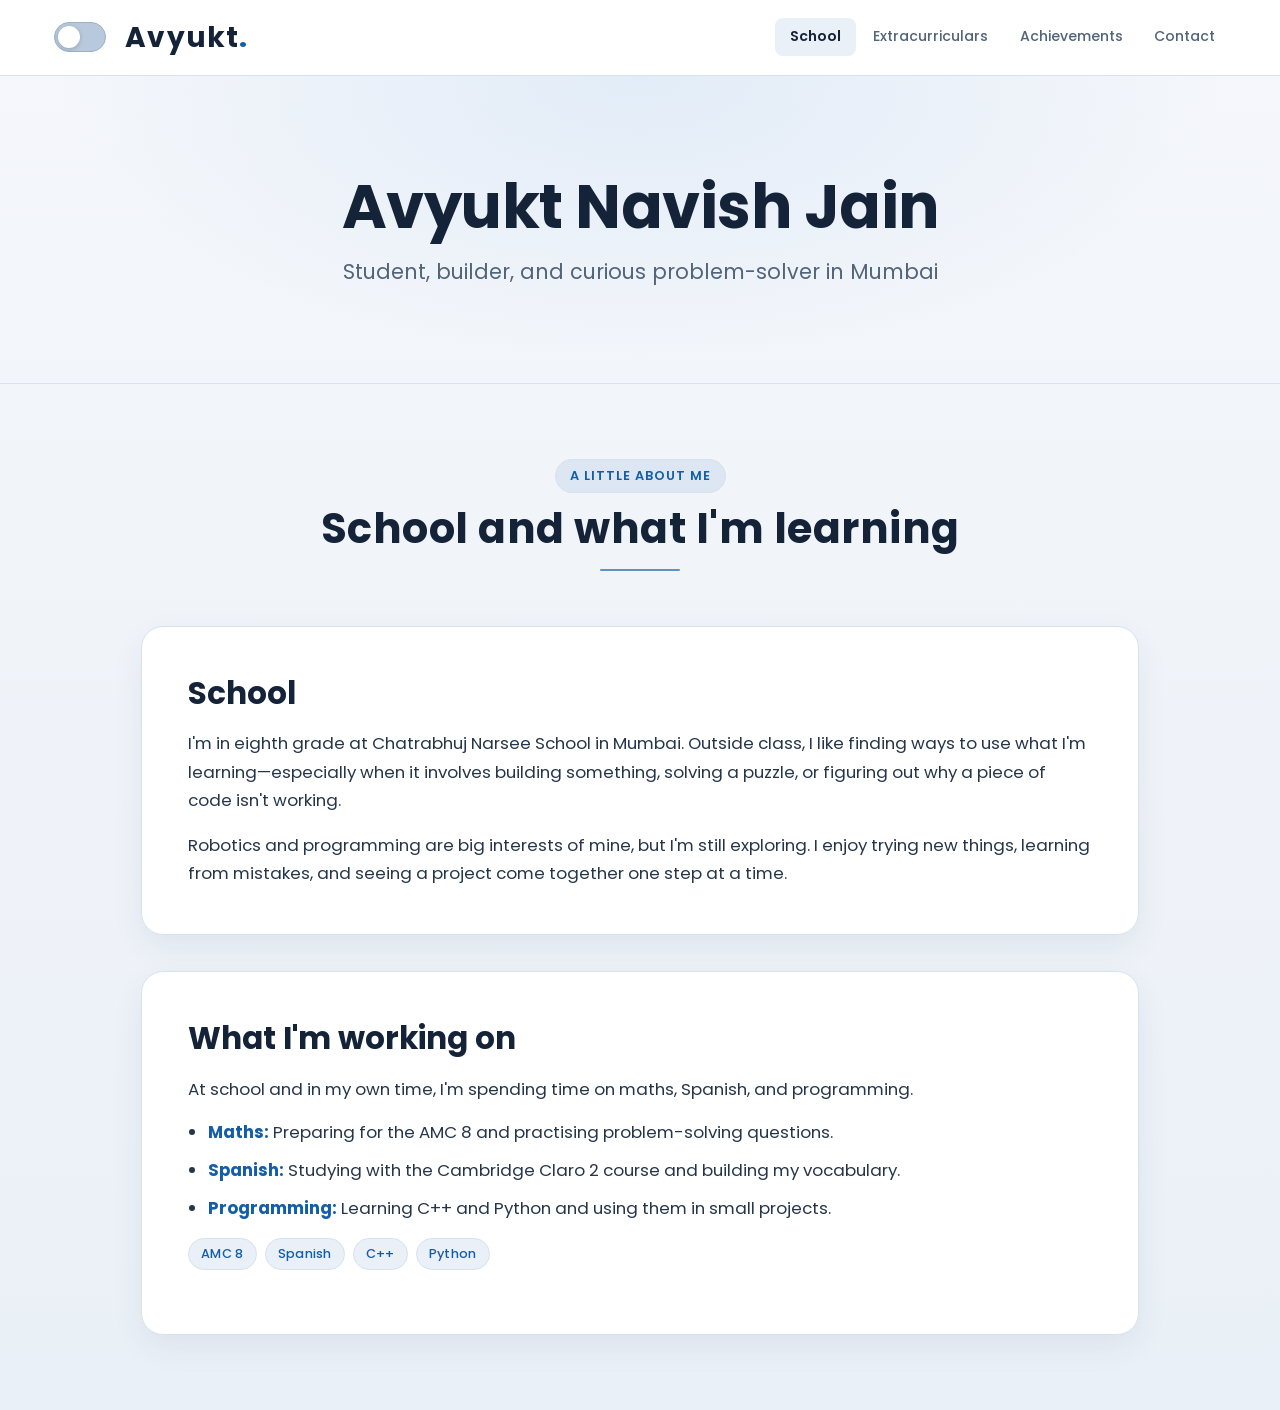
<file: index.html>
<!DOCTYPE html>
<html lang="en">
<head>
    <meta charset="UTF-8">
    <meta name="viewport" content="width=device-width, initial-scale=1.0">
    <meta name="description" content="Avyukt Navish Jain is an eighth-grade student in Mumbai interested in robotics, coding, mathematics, and swimming.">
    <title>Avyukt Navish Jain | Portfolio</title>
    <script src="theme.js"></script>
    <link rel="stylesheet" href="styles.css">
</head>
<body>
    <nav aria-label="Main navigation">
        <button class="theme-toggle" type="button" role="switch" aria-checked="false" aria-label="Dark mode"><span class="switch-track" aria-hidden="true"><span class="switch-thumb"></span></span></button>
        <a href="index.html" class="logo">Avyukt<span>.</span></a>
        <div class="nav-links">
            <a href="index.html" class="active" aria-current="page">School</a>
            <a href="extracurriculars.html">Extracurriculars</a>
            <a href="achievements.html">Achievements</a>
            <a href="contact.html">Contact</a>
        </div>
    </nav>

    <header class="hero">
        <h1>Avyukt Navish Jain</h1>
        <p>Student, builder, and curious problem-solver in Mumbai</p>
    </header>

    <main class="container">
        <div class="section-header">
            <span class="section-badge">A little about me</span>
            <h2 class="section-title">School and what I'm learning</h2>
        </div>

        <div class="full-width-grid">
            <section class="card">
                <h3>School</h3>
                <p>I'm in eighth grade at Chatrabhuj Narsee School in Mumbai. Outside class, I like finding ways to use what I'm learning—especially when it involves building something, solving a puzzle, or figuring out why a piece of code isn't working.</p>
                <p>Robotics and programming are big interests of mine, but I'm still exploring. I enjoy trying new things, learning from mistakes, and seeing a project come together one step at a time.</p>
            </section>

            <section class="card">
                <h3>What I'm working on</h3>
                <p>At school and in my own time, I'm spending time on maths, Spanish, and programming.</p>
                <ul>
                    <li><strong>Maths:</strong> Preparing for the AMC 8 and practising problem-solving questions.</li>
                    <li><strong>Spanish:</strong> Studying with the Cambridge Claro 2 course and building my vocabulary.</li>
                    <li><strong>Programming:</strong> Learning C++ and Python and using them in small projects.</li>
                </ul>

                <div class="tags-container">
                    <span class="tech-tag">AMC 8</span>
                    <span class="tech-tag">Spanish</span>
                    <span class="tech-tag">C++</span>
                    <span class="tech-tag">Python</span>
                </div>
            </section>
        </div>
    </main>
</body>
</html>
</file>
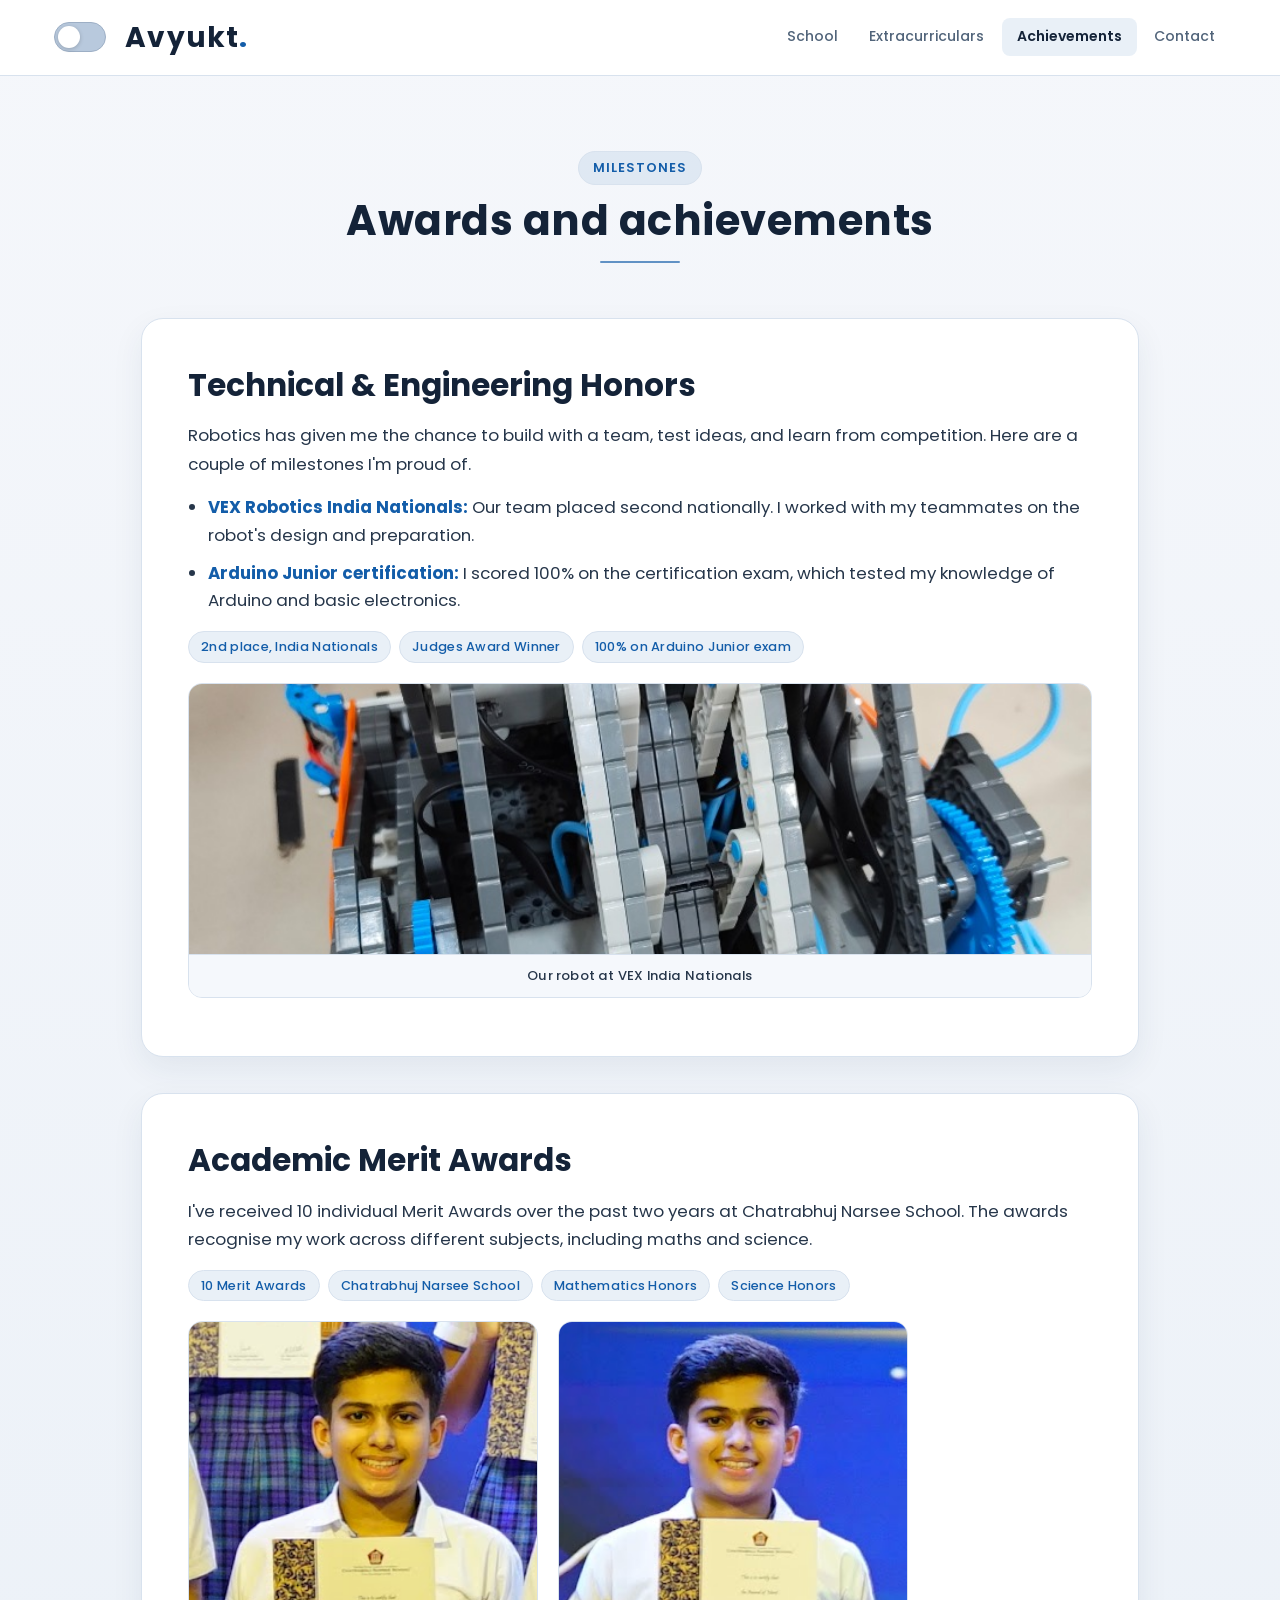
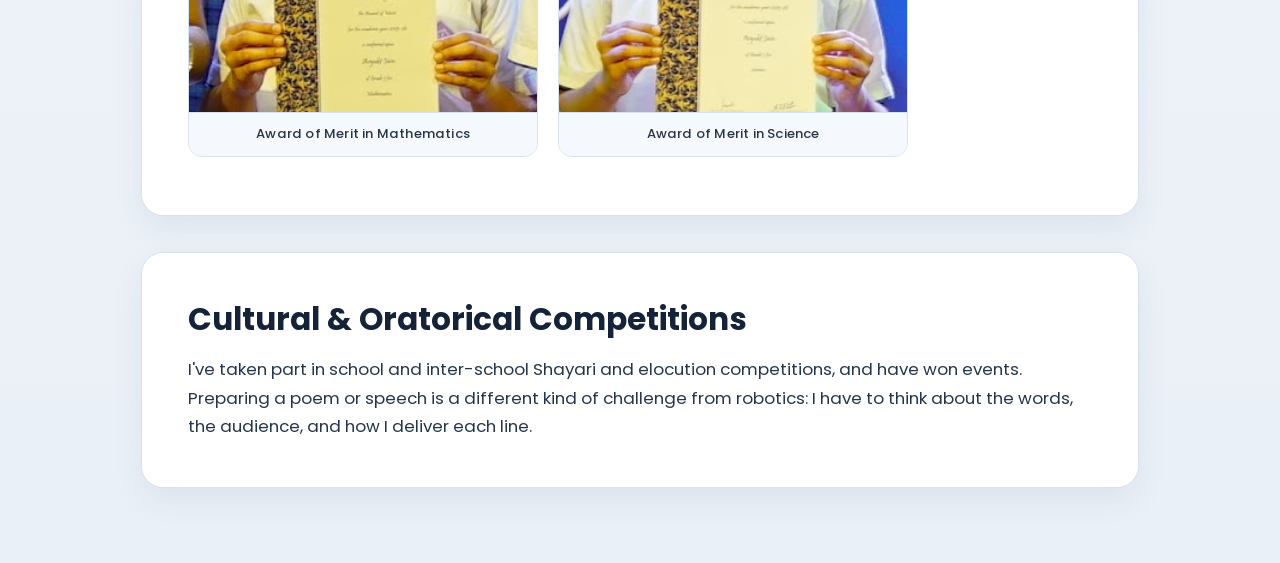
<file: achievements.html>
<!DOCTYPE html>
<html lang="en">
<head>
    <meta charset="UTF-8">
    <meta name="viewport" content="width=device-width, initial-scale=1.0">
    <meta name="description" content="A few of Avyukt Navish Jain's milestones in VEX robotics, Arduino, school, and public speaking.">
    <title>Achievements | Avyukt</title>
    <script src="theme.js"></script>
    <link rel="stylesheet" href="styles.css">
</head>
<body>
    <nav aria-label="Main navigation">
        <button class="theme-toggle" type="button" role="switch" aria-checked="false" aria-label="Dark mode"><span class="switch-track" aria-hidden="true"><span class="switch-thumb"></span></span></button>
        <a href="index.html" class="logo">Avyukt<span>.</span></a>
        <div class="nav-links">
            <a href="index.html">School</a>
            <a href="extracurriculars.html">Extracurriculars</a>
            <a href="achievements.html" class="active" aria-current="page">Achievements</a>
            <a href="contact.html">Contact</a>
        </div>
    </nav>

    <main class="container">
        <div class="section-header">
            <span class="section-badge">Milestones</span>
            <h2 class="section-title">Awards and achievements</h2>
        </div>

        <div class="full-width-grid">
            
            <div class="card">
                <h3>Technical & Engineering Honors</h3>
                <p>Robotics has given me the chance to build with a team, test ideas, and learn from competition. Here are a couple of milestones I'm proud of.</p>
                <ul>
                    <li><strong>VEX Robotics India Nationals:</strong> Our team placed second nationally. I worked with my teammates on the robot's design and preparation.</li>
                    <li><strong>Arduino Junior certification:</strong> I scored 100% on the certification exam, which tested my knowledge of Arduino and basic electronics.</li>
                </ul>

                <div class="tags-container">
                    <span class="tech-tag">2nd place, India Nationals</span>
                    <span class="tech-tag">Judges Award Winner</span>
                    <span class="tech-tag">100% on Arduino Junior exam</span>
                </div>

                <div class="project-gallery gallery-spaced">
                    <div class="gallery-item">
                        <div class="gallery-img-wrap">
                            <img src="vex-robot-full.jpg" alt="VEX Robotics India Nationals Competition Robot" class="gallery-img" loading="lazy">
                        </div>
                    <div class="gallery-caption">Our robot at VEX India Nationals</div>
                    </div>
                </div>
            </div>

            <div class="card">
                <h3>Academic Merit Awards</h3>
                <p>I've received 10 individual Merit Awards over the past two years at Chatrabhuj Narsee School. The awards recognise my work across different subjects, including maths and science.</p>

                <div class="tags-container">
                    <span class="tech-tag">10 Merit Awards</span>
                    <span class="tech-tag">Chatrabhuj Narsee School</span>
                    <span class="tech-tag">Mathematics Honors</span>
                    <span class="tech-tag">Science Honors</span>
                </div>

                <div class="project-gallery gallery-spaced gallery-narrow">
                    <div class="gallery-item">
                        <div class="gallery-img-wrap portrait-wrap">
                            <img src="merit-award.png" alt="Avyukt receiving the Academic Award of Merit in Mathematics" class="gallery-img" loading="lazy">
                        </div>
                    <div class="gallery-caption">Award of Merit in Mathematics</div>
                    </div>
                    <div class="gallery-item">
                        <div class="gallery-img-wrap portrait-wrap">
                            <img src="merit-award-science.png" alt="Avyukt receiving the Academic Award of Merit in Science" class="gallery-img" loading="lazy">
                        </div>
                    <div class="gallery-caption">Award of Merit in Science</div>
                    </div>
                </div>
            </div>
            
            <div class="card">
                <h3>Cultural & Oratorical Competitions</h3>
                <p>I've taken part in school and inter-school Shayari and elocution competitions, and have won events. Preparing a poem or speech is a different kind of challenge from robotics: I have to think about the words, the audience, and how I deliver each line.</p>
            </div>

        </div>
    </main>
</body>
</html>
</file>
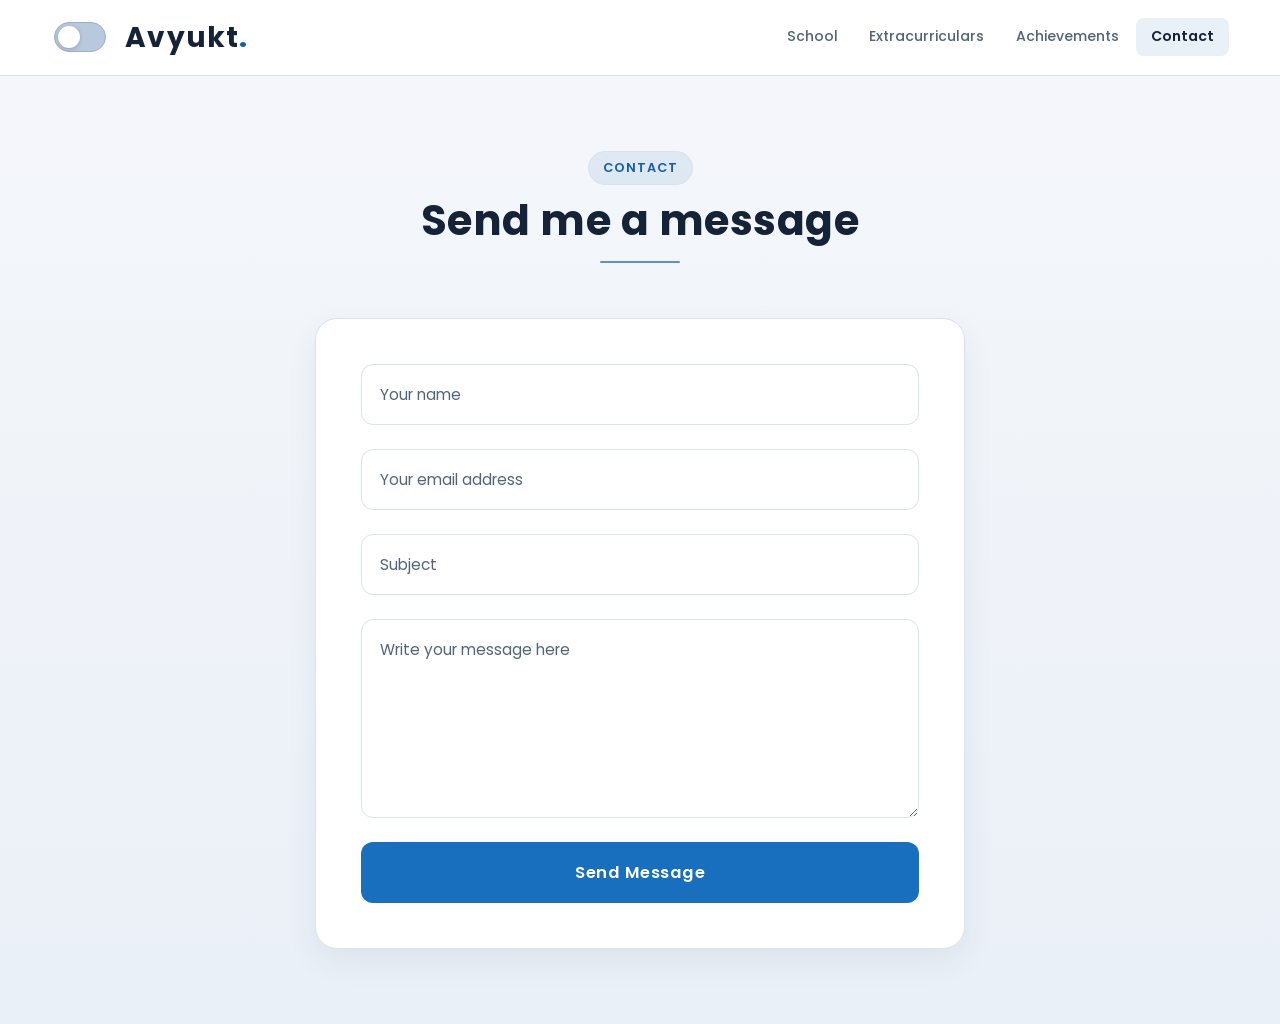
<file: contact.html>
<!DOCTYPE html>
<html lang="en">
<head>
    <meta charset="UTF-8">
    <meta name="viewport" content="width=device-width, initial-scale=1.0">
    <meta name="description" content="Get in touch with Avyukt Navish Jain.">
    <title>Contact | Avyukt</title>
    <script src="theme.js"></script>
    <link rel="stylesheet" href="styles.css">
</head>
<body>
    <nav aria-label="Main navigation">
        <button class="theme-toggle" type="button" role="switch" aria-checked="false" aria-label="Dark mode"><span class="switch-track" aria-hidden="true"><span class="switch-thumb"></span></span></button>
        <a href="index.html" class="logo">Avyukt<span>.</span></a>
        <div class="nav-links">
            <a href="index.html">School</a>
            <a href="extracurriculars.html">Extracurriculars</a>
            <a href="achievements.html">Achievements</a>
            <a href="contact.html" class="active" aria-current="page">Contact</a>
        </div>
    </nav>

    <main class="container">
        <div class="section-header">
            <span class="section-badge">Contact</span>
            <h2 class="section-title">Send me a message</h2>
        </div>
        
        <form id="contact-form" action="https://formspree.io/f/mdeoqjyg" method="POST">

            <label class="visually-hidden" for="name">Your name</label>
            <input id="name" type="text" name="name" placeholder="Your name" autocomplete="name" required>
            <label class="visually-hidden" for="email">Your email address</label>
            <input id="email" type="email" name="email" placeholder="Your email address" autocomplete="email" required>
            <label class="visually-hidden" for="subject">Subject</label>
            <input id="subject" type="text" name="subject" placeholder="Subject" required>
            <label class="visually-hidden" for="message">Your message</label>
            <textarea id="message" name="message" rows="7" placeholder="Write your message here" required></textarea>

            <button type="submit" id="submit-button">Send Message</button>
            <p id="form-status" role="status" aria-live="polite" hidden></p>
        </form>
    </main>

    <script>
        const form = document.getElementById('contact-form');
        const button = document.getElementById('submit-button');
        const status = document.getElementById('form-status');

        form.addEventListener('submit', async function(e) {
            e.preventDefault();
            status.hidden = true;
            button.textContent = 'Sending...';
            button.disabled = true;

            const data = new FormData(form);

            try {
                const response = await fetch(form.action, {
                    method: form.method,
                    body: data,
                    headers: {
                        'Accept': 'application/json'
                    }
                });

                if (response.ok) {
                    window.location.href = 'success.html';
                } else {
                    throw new Error('The form service returned an error.');
                }
            } catch (error) {
                status.textContent = 'Your message could not be sent. Please check your connection and try again.';
                status.hidden = false;
                button.textContent = 'Send Message';
                button.disabled = false;
            }
        });
    </script>
</body>
</html>
</file>
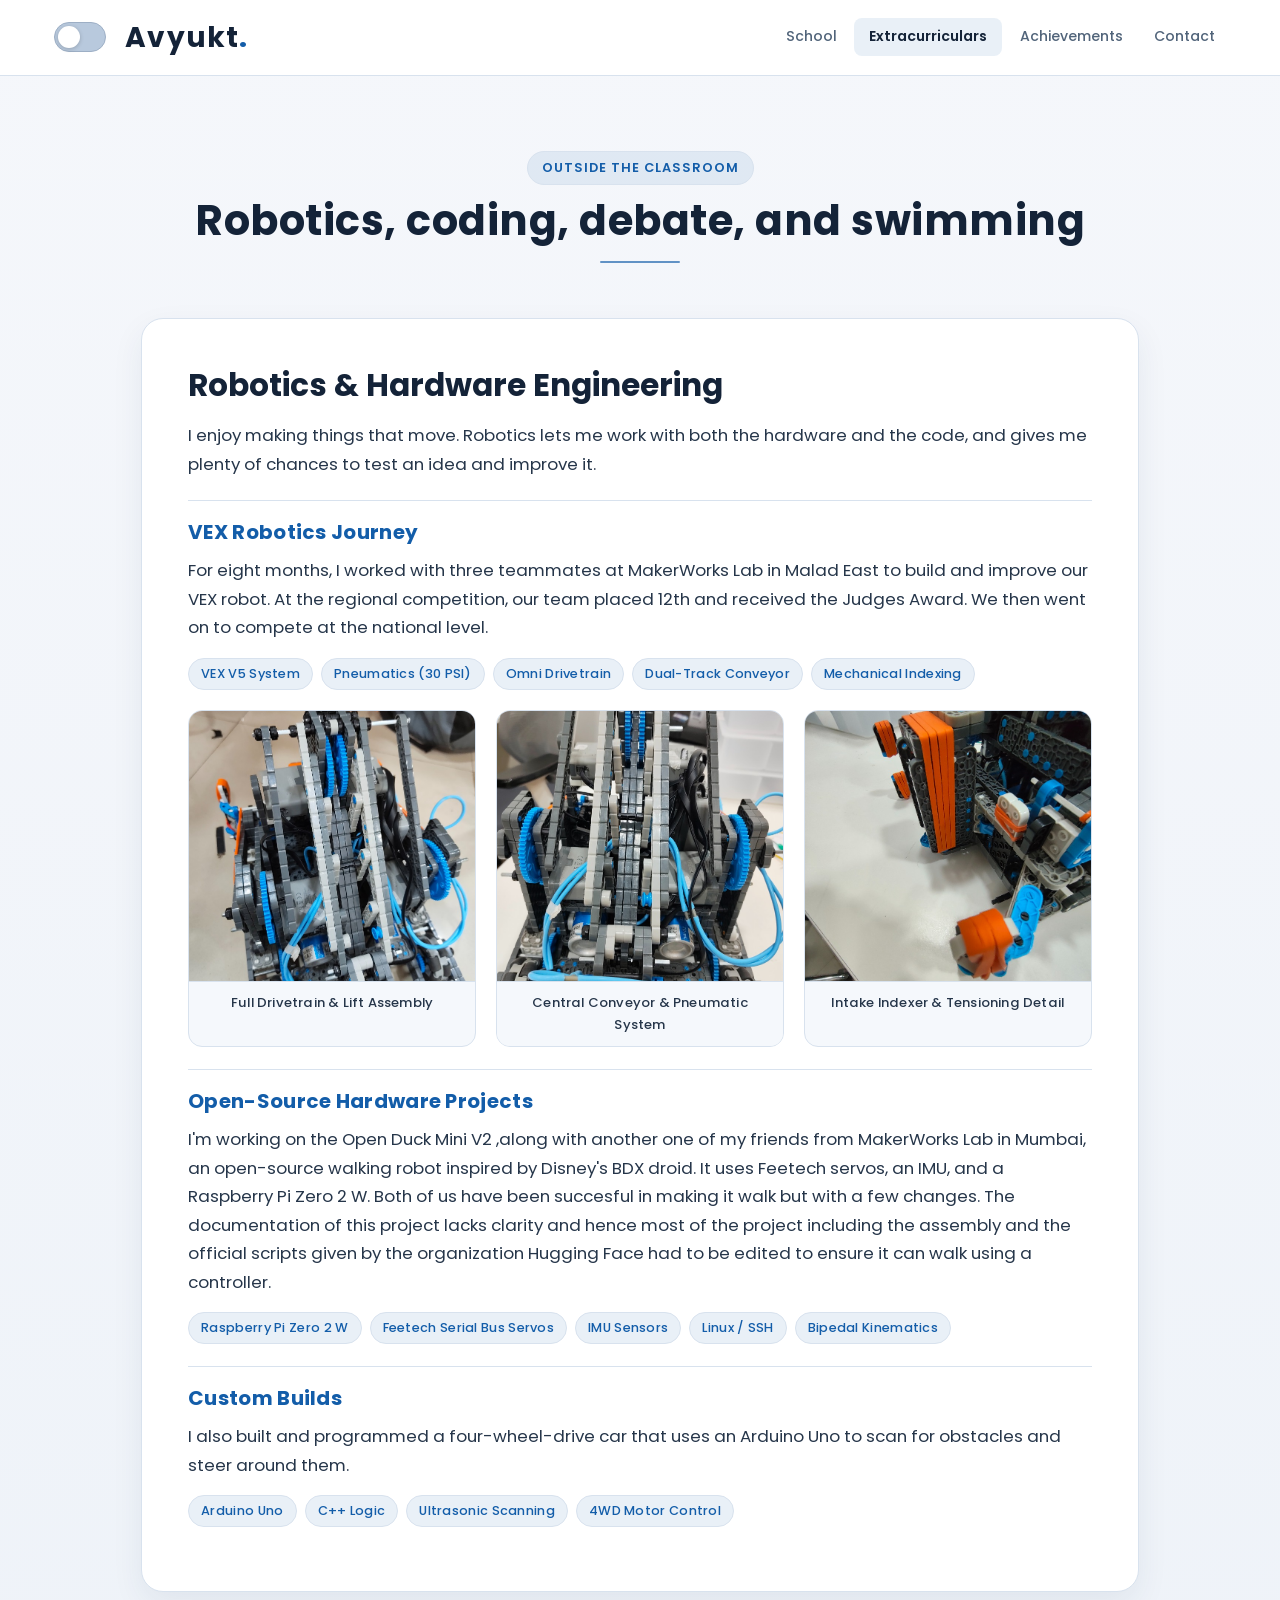
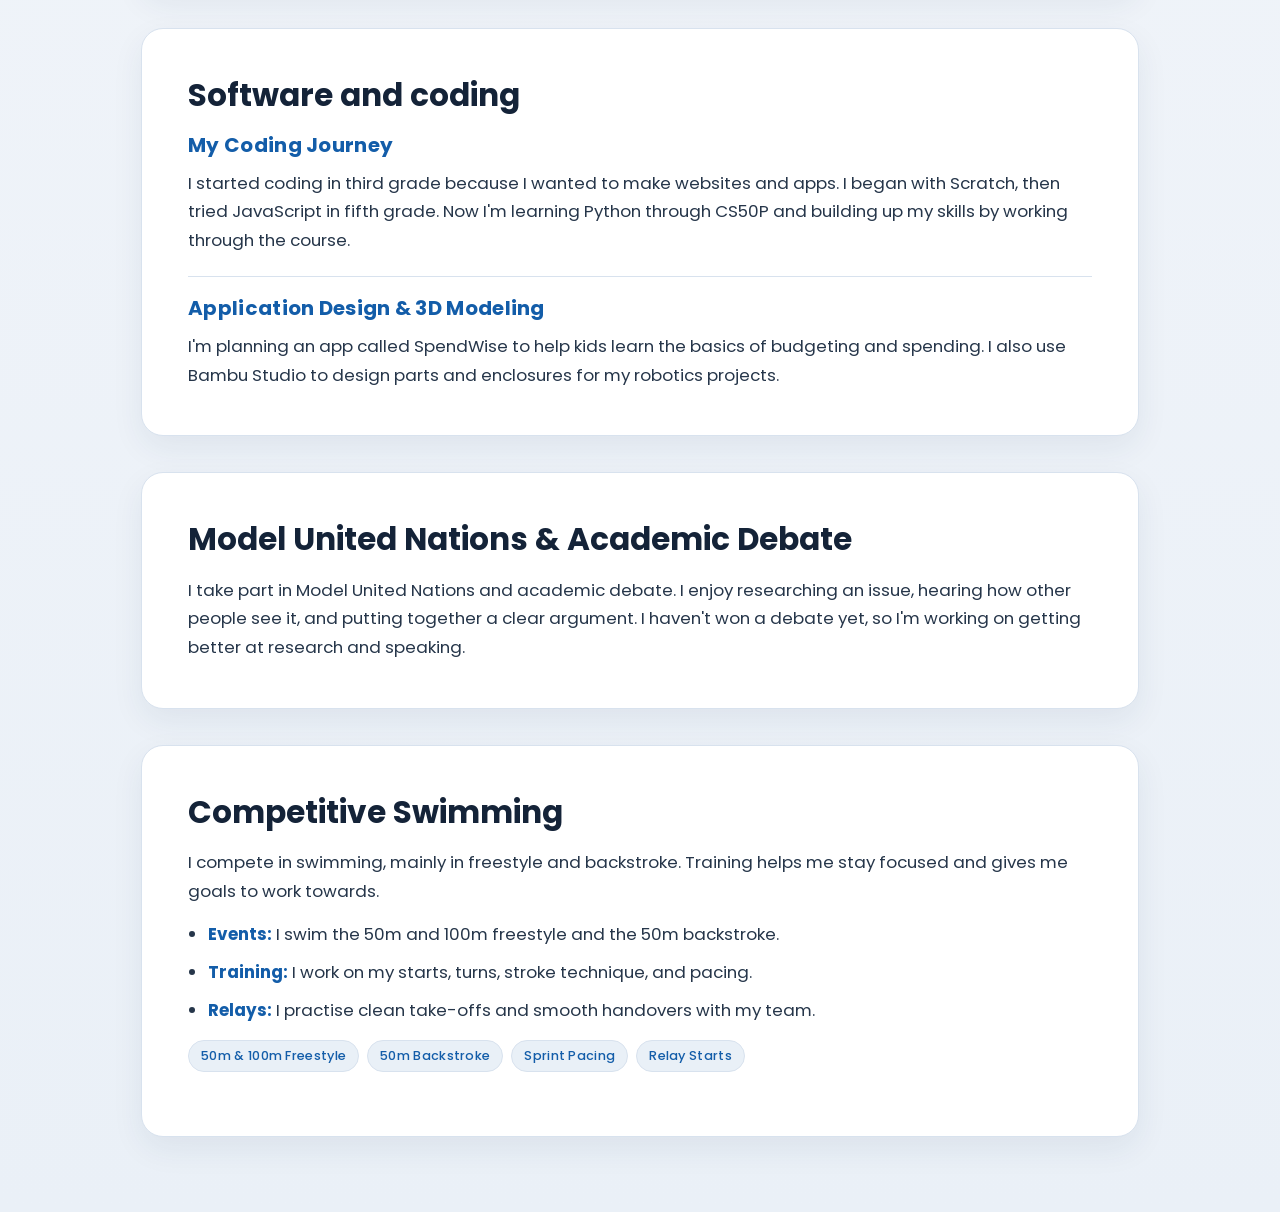
<file: extracurriculars.html>
<!DOCTYPE html>
<html lang="en">
<head>
    <meta charset="UTF-8">
    <meta name="viewport" content="width=device-width, initial-scale=1.0">
    <meta name="description" content="Avyukt's projects and interests include VEX robotics, coding, Model United Nations, debate, and swimming.">
    <title>Extracurriculars | Avyukt</title>
    <script src="theme.js"></script>
    <link rel="stylesheet" href="styles.css">
</head>
<body>
    <nav aria-label="Main navigation">
        <button class="theme-toggle" type="button" role="switch" aria-checked="false" aria-label="Dark mode"><span class="switch-track" aria-hidden="true"><span class="switch-thumb"></span></span></button>
        <a href="index.html" class="logo">Avyukt<span>.</span></a>
        <div class="nav-links">
            <a href="index.html">School</a>
            <a href="extracurriculars.html" class="active" aria-current="page">Extracurriculars</a>
            <a href="achievements.html">Achievements</a>
            <a href="contact.html">Contact</a>
        </div>
    </nav>

    <main class="container">
        <div class="section-header">
            <span class="section-badge">Outside the classroom</span>
            <h2 class="section-title">Robotics, coding, debate, and swimming</h2>
        </div>

        <div class="full-width-grid">
            
            <!-- ROBOTICS & HARDWARE CARD -->
            <div class="card">
                <h3>Robotics & Hardware Engineering</h3>
                <p>I enjoy making things that move. Robotics lets me work with both the hardware and the code, and gives me plenty of chances to test an idea and improve it.</p>
                
                <div class="sub-section">
                    <h4>VEX Robotics Journey</h4>
                    <p>For eight months, I worked with three teammates at MakerWorks Lab in Malad East to build and improve our VEX robot. At the regional competition, our team placed 12th and received the Judges Award. We then went on to compete at the national level.</p>
                    
                    <div class="tags-container">
                        <span class="tech-tag">VEX V5 System</span>
                        <span class="tech-tag">Pneumatics (30 PSI)</span>
                        <span class="tech-tag">Omni Drivetrain</span>
                        <span class="tech-tag">Dual-Track Conveyor</span>
                        <span class="tech-tag">Mechanical Indexing</span>
                    </div>

                    <div class="project-gallery">
                        <div class="gallery-item">
                            <div class="gallery-img-wrap">
                                <img src="vex-robot-full.jpg" alt="VEX Robot full view showing drive base and lift mechanism" class="gallery-img" loading="lazy">
                            </div>
                            <div class="gallery-caption">Full Drivetrain & Lift Assembly</div>
                        </div>
                        <div class="gallery-item">
                            <div class="gallery-img-wrap">
                                <img src="vex-conveyor-pneumatics.jpg" alt="VEX Robot central conveyor and pneumatic tanks" class="gallery-img" loading="lazy">
                            </div>
                            <div class="gallery-caption">Central Conveyor & Pneumatic System</div>
                        </div>
                        <div class="gallery-item">
                            <div class="gallery-img-wrap">
                                <img src="vex-mechanism-detail.jpg" alt="VEX Robot close up on tensioner and intake indexing mechanism" class="gallery-img" loading="lazy">
                            </div>
                            <div class="gallery-caption">Intake Indexer & Tensioning Detail</div>
                        </div>
                    </div>
                </div>

                <div class="sub-section">
                    <h4>Open-Source Hardware Projects</h4>
                    <p>I'm working on the Open Duck Mini V2 ,along with another one of my friends from MakerWorks Lab in Mumbai, an open-source walking robot inspired by Disney's BDX droid. It uses Feetech servos, an IMU, and a Raspberry Pi Zero 2 W. Both of us have been succesful in making it walk but with a few changes. The documentation of this project lacks clarity and hence most of the project including the assembly and the official scripts given by the organization Hugging Face had to be edited to ensure it can walk using a controller.</p>
                    
                    <div class="tags-container">
                        <span class="tech-tag">Raspberry Pi Zero 2 W</span>
                        <span class="tech-tag">Feetech Serial Bus Servos</span>
                        <span class="tech-tag">IMU Sensors</span>
                        <span class="tech-tag">Linux / SSH</span>
                        <span class="tech-tag">Bipedal Kinematics</span>
                    </div>
                </div>

                <div class="sub-section">
                    <h4>Custom Builds</h4>
                    <p>I also built and programmed a four-wheel-drive car that uses an Arduino Uno to scan for obstacles and steer around them.</p>
                    
                    <div class="tags-container">
                        <span class="tech-tag">Arduino Uno</span>
                        <span class="tech-tag">C++ Logic</span>
                        <span class="tech-tag">Ultrasonic Scanning</span>
                        <span class="tech-tag">4WD Motor Control</span>
                    </div>
                </div>
            </div>

            <!-- SOFTWARE & CODING CARD -->
            <div class="card">
                <h3>Software and coding</h3>
                
                <div class="sub-section sub-section-first">
                    <h4>My Coding Journey</h4>
                    <p>I started coding in third grade because I wanted to make websites and apps. I began with Scratch, then tried JavaScript in fifth grade. Now I'm learning Python through CS50P and building up my skills by working through the course.</p>
                </div>

                <div class="sub-section">
                    <h4>Application Design & 3D Modeling</h4>
                    <p>I'm planning an app called SpendWise to help kids learn the basics of budgeting and spending. I also use Bambu Studio to design parts and enclosures for my robotics projects.</p>
                </div>
            </div>

            <!-- MUN & DEBATE CARD -->
            <div class="card">
                <h3>Model United Nations & Academic Debate</h3>
                <p>I take part in Model United Nations and academic debate. I enjoy researching an issue, hearing how other people see it, and putting together a clear argument. I haven't won a debate yet, so I'm working on getting better at research and speaking.</p>
            </div>

            <!-- SWIMMING CARD -->
            <div class="card">
                <h3>Competitive Swimming</h3>
                <p>I compete in swimming, mainly in freestyle and backstroke. Training helps me stay focused and gives me goals to work towards.</p>
                <ul>
                    <li><strong>Events:</strong> I swim the 50m and 100m freestyle and the 50m backstroke.</li>
                    <li><strong>Training:</strong> I work on my starts, turns, stroke technique, and pacing.</li>
                    <li><strong>Relays:</strong> I practise clean take-offs and smooth handovers with my team.</li>
                </ul>

                <div class="tags-container">
                    <span class="tech-tag">50m & 100m Freestyle</span>
                    <span class="tech-tag">50m Backstroke</span>
                    <span class="tech-tag">Sprint Pacing</span>
                    <span class="tech-tag">Relay Starts</span>
                </div>
            </div>

        </div>
    </main>
</body>
</html>
</file>
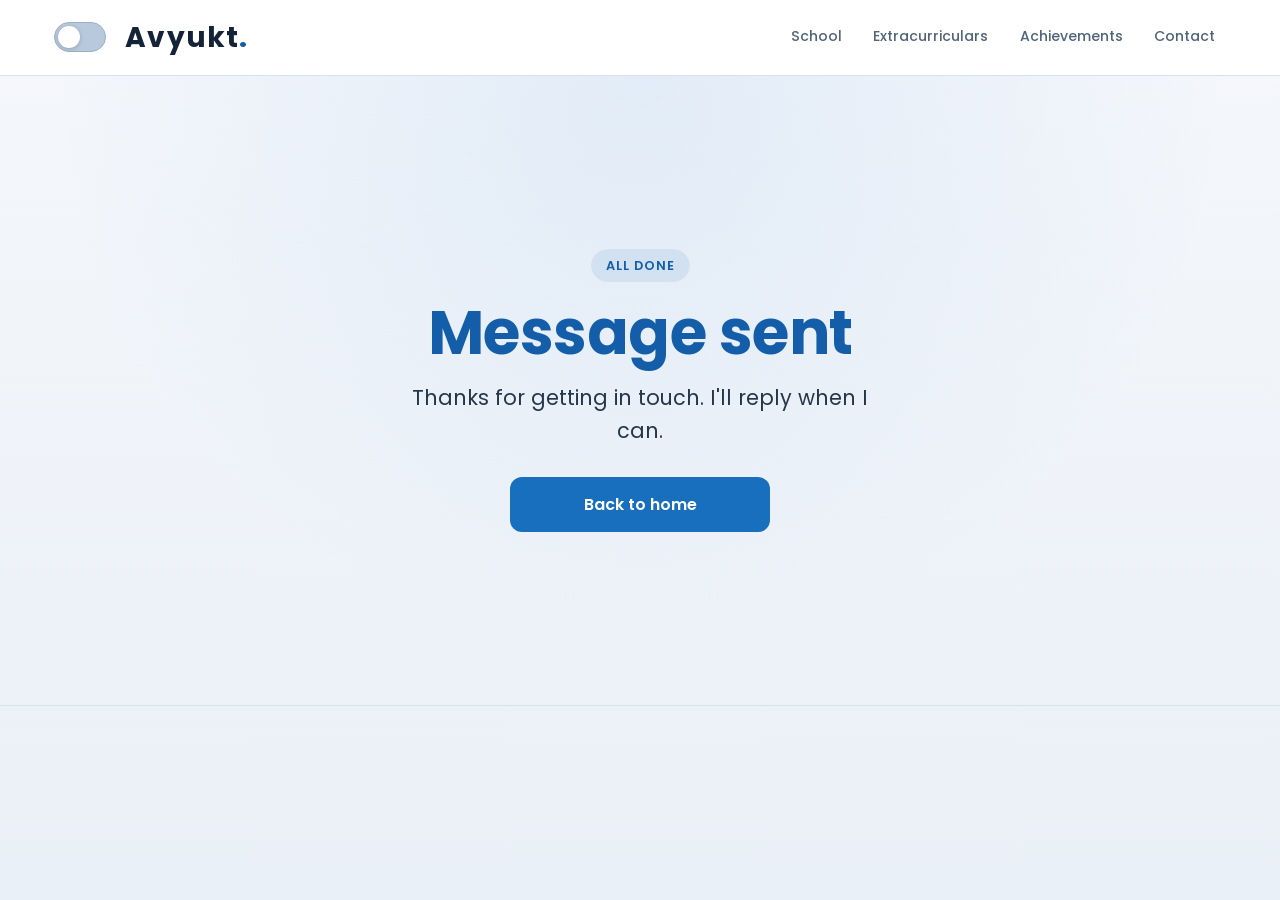
<file: success.html>
<!DOCTYPE html>
<html lang="en">
<head>
    <meta charset="UTF-8">
    <meta name="viewport" content="width=device-width, initial-scale=1.0">
    <meta name="description" content="Your message to Avyukt has been sent.">
    <title>Message Sent | Avyukt</title>
    <script src="theme.js"></script>
    <link rel="stylesheet" href="styles.css">
</head>
<body>
    <nav aria-label="Main navigation">
        <button class="theme-toggle" type="button" role="switch" aria-checked="false" aria-label="Dark mode"><span class="switch-track" aria-hidden="true"><span class="switch-thumb"></span></span></button>
        <a href="index.html" class="logo">Avyukt<span>.</span></a>
        <div class="nav-links">
            <a href="index.html">School</a>
            <a href="extracurriculars.html">Extracurriculars</a>
            <a href="achievements.html">Achievements</a>
            <a href="contact.html">Contact</a>
        </div>
    </nav>

    <main class="hero success-hero">
        <span class="section-badge">All done</span>
        <h1>Message sent</h1>
        <p>
            Thanks for getting in touch. I'll reply when I can.
        </p>
        <a href="index.html" class="button-link">Back to home</a>
    </main>
</body>
</html>
</file>
<file: styles.css>
@import url('https://fonts.googleapis.com/css2?family=Poppins:wght@300;400;500;600;700&display=swap');

:root {
    --bg-start: #111C2B;   
    --bg-end: #070B10;      
    --card-bg: rgba(18, 28, 43, 0.72); 
    --text-white: #FFFFFF;       
    --text-offwhite: #E2E8F0;    
    --text-muted: #94A3B8;

    --blue-vibrant: #4DB8FF;     
    --blue-primary: #2A75D3;     
    --accent-red: #E63946;       
}

* {
    margin: 0;
    padding: 0;
    box-sizing: border-box;
    font-family: 'Poppins', sans-serif;
}

html {
    scroll-behavior: smooth;
}

body {
    background: linear-gradient(180deg, var(--bg-start) 0%, var(--bg-end) 100%);
    background-attachment: fixed; 
    background-repeat: no-repeat;
    min-height: 100vh;
    color: var(--text-offwhite);
    line-height: 1.7;
    overflow-x: hidden;
    -webkit-font-smoothing: antialiased;
}

/* =========================================
   NAVIGATION BAR
   ========================================= */
nav {
    background-color: rgba(11, 17, 26, 0.88); 
    padding: 0.85rem clamp(14px, 4vw, 5%);
    display: flex;
    justify-content: space-between;
    align-items: center;
    box-shadow: 0 4px 20px rgba(0, 0, 0, 0.45);
    position: sticky;
    top: 0;
    z-index: 100;
    backdrop-filter: blur(16px);
    -webkit-backdrop-filter: blur(16px);
    border-bottom: 1px solid rgba(255, 255, 255, 0.07);
}

.logo {
    font-size: clamp(1.35rem, 2.2vw, 1.75rem);
    font-weight: 700;
    color: var(--text-white);
    text-decoration: none;
    letter-spacing: 1.2px;
    flex-shrink: 0;
}

.logo span {
    color: var(--accent-red);
}

.nav-links {
    display: flex;
    align-items: center;
    gap: clamp(8px, 2vw, 1.8rem);
}

.nav-links a {
    text-decoration: none;
    color: var(--text-offwhite);
    font-weight: 500;
    transition: all 0.25s ease;
    padding: 6px 14px;
    border-radius: 8px;
    font-size: clamp(0.86rem, 1.1vw, 0.98rem);
    white-space: nowrap;
    position: relative;
}

.nav-links a:hover {
    color: var(--blue-vibrant);
    background: rgba(77, 184, 255, 0.08);
}

.nav-links a.active {
    color: var(--text-white);
    font-weight: 600;
    background: rgba(42, 117, 211, 0.28);
    border: 1px solid rgba(77, 184, 255, 0.35);
}

/* =========================================
   HERO SECTION
   ========================================= */
.hero {
    background: radial-gradient(circle at 50% 25%, rgba(42, 117, 211, 0.28) 0%, rgba(11, 17, 26, 0.8) 75%);
    color: var(--text-white);
    padding: clamp(45px, 8vw, 95px) clamp(16px, 4vw, 5%);
    text-align: center;
    position: relative;
    border-bottom: 1px solid rgba(77, 184, 255, 0.2);
}

.hero h1 {
    font-size: clamp(2rem, 5.5vw + 0.3rem, 3.8rem);
    margin-bottom: 12px;
    font-weight: 700;
    letter-spacing: -0.5px;
    line-height: 1.2;
    text-shadow: 0 2px 20px rgba(0, 0, 0, 0.6);
}

.hero p {
    font-size: clamp(1rem, 1.6vw + 0.3rem, 1.3rem);
    font-weight: 400;
    max-width: 780px;
    margin: 0 auto;
    color: var(--blue-vibrant);
    line-height: 1.55;
    text-shadow: 0 1px 8px rgba(0, 0, 0, 0.8);
}

/* =========================================
   CONTAINER & SECTION HEADERS
   ========================================= */
.container {
    padding: clamp(32px, 6vw, 75px) clamp(14px, 4vw, 5%);
    max-width: 1100px;
    margin: 0 auto;
}

.section-header {
    text-align: center;
    margin-bottom: clamp(28px, 5vw, 55px);
}

.section-badge {
    display: inline-block;
    padding: 5px 14px;
    background: rgba(77, 184, 255, 0.1);
    color: var(--blue-vibrant);
    border: 1px solid rgba(77, 184, 255, 0.28);
    border-radius: 20px;
    font-size: 0.8rem;
    font-weight: 600;
    letter-spacing: 1px;
    text-transform: uppercase;
    margin-bottom: 10px;
}

.section-title {
    font-size: clamp(1.6rem, 3.2vw + 0.3rem, 2.6rem);
    color: var(--text-white);
    text-align: center;
    position: relative;
    letter-spacing: 0.5px;
    line-height: 1.25;
    text-shadow: 0 2px 10px rgba(0, 0, 0, 0.4);
}

.section-title::after {
    content: '';
    display: block;
    width: clamp(50px, 8vw, 80px);
    height: 3px;
    background: linear-gradient(90deg, var(--blue-primary), var(--blue-vibrant));
    margin: 14px auto 0;
    border-radius: 2px;
}

/* =========================================
   CARDS & CONTENT SURFACES
   ========================================= */
.full-width-grid {
    display: flex;
    flex-direction: column;
    gap: clamp(20px, 3.5vw, 36px);
}

.card {
    background: linear-gradient(145deg, var(--card-bg) 0%, rgba(10, 16, 25, 0.88) 100%);
    padding: clamp(22px, 4vw + 6px, 46px);
    border-radius: clamp(16px, 2.5vw, 22px);
    box-shadow: 0 12px 35px rgba(0, 0, 0, 0.4);
    border: 1px solid rgba(255, 255, 255, 0.08);
    position: relative;
    transition: transform 0.3s ease, border-color 0.3s ease, box-shadow 0.3s ease;
    backdrop-filter: blur(12px);
    -webkit-backdrop-filter: blur(12px);
    overflow: hidden;
}

.card::before {
    content: '';
    position: absolute;
    top: 0;
    left: 0;
    right: 0;
    height: 2px;
    background: linear-gradient(90deg, transparent, rgba(77, 184, 255, 0.45), transparent);
}

.card:hover {
    transform: translateY(-3px);
    border-color: rgba(77, 184, 255, 0.35);
    box-shadow: 0 16px 45px rgba(0, 0, 0, 0.5);
}

.card h3 {
    font-size: clamp(1.3rem, 2.2vw + 0.3rem, 1.95rem);
    margin-bottom: 16px;
    color: var(--text-white);
    line-height: 1.3;
}

.card p {
    font-size: clamp(0.95rem, 0.4vw + 0.82rem, 1.05rem);
    margin-bottom: 16px;
    line-height: 1.7;
    color: var(--text-offwhite);
}

.card p:last-child {
    margin-bottom: 0;
}

.card ul {
    margin-left: 20px;
    margin-bottom: 16px;
    font-size: clamp(0.95rem, 0.4vw + 0.82rem, 1.05rem);
}

.card li {
    margin-bottom: 10px;
    line-height: 1.65;
}

.card li strong {
    color: var(--blue-vibrant);
}

.sub-section {
    margin-top: 22px;
    padding-top: 18px;
    border-top: 1px solid rgba(255, 255, 255, 0.08);
}

.sub-section-first {
    margin-top: 0;
    padding-top: 0;
    border-top: 0;
}

.sub-section h4 {
    color: var(--blue-vibrant);
    font-size: clamp(1.05rem, 1.4vw + 0.2rem, 1.25rem);
    margin-bottom: 10px;
    letter-spacing: 0.3px;
    line-height: 1.35;
}

/* =========================================
   TAGS & BADGES
   ========================================= */
.tags-container {
    display: flex;
    flex-wrap: wrap;
    gap: 8px;
    margin: 14px 0 18px 0;
}

.tech-tag {
    display: inline-flex;
    align-items: center;
    padding: 4px 12px;
    background: rgba(42, 117, 211, 0.18);
    color: var(--blue-vibrant);
    border: 1px solid rgba(77, 184, 255, 0.28);
    border-radius: 20px;
    font-size: clamp(0.78rem, 1vw, 0.85rem);
    font-weight: 500;
    letter-spacing: 0.3px;
}

/* =========================================
   IMAGE GALLERIES
   ========================================= */
.project-gallery {
    display: grid;
    grid-template-columns: repeat(auto-fit, minmax(clamp(200px, 26vw, 280px), 1fr));
    gap: clamp(14px, 2.2vw, 20px);
    margin: 20px 0 12px 0;
}

.gallery-spaced {
    margin-top: 20px;
}

.gallery-narrow {
    max-width: 720px;
}

.gallery-item {
    position: relative;
    border-radius: 14px;
    overflow: hidden;
    background: rgba(10, 16, 25, 0.8);
    border: 1px solid rgba(77, 184, 255, 0.22);
    box-shadow: 0 8px 22px rgba(0, 0, 0, 0.4);
    transition: transform 0.3s ease, border-color 0.3s ease, box-shadow 0.3s ease;
}

.gallery-item:hover {
    transform: translateY(-3px);
    border-color: var(--blue-vibrant);
    box-shadow: 0 12px 30px rgba(77, 184, 255, 0.2);
}

.gallery-img-wrap {
    width: 100%;
    height: clamp(210px, 26vw, 270px);
    overflow: hidden;
    display: flex;
    align-items: center;
    justify-content: center;
    background: #070B10;
}

.gallery-img-wrap.portrait-wrap {
    height: clamp(310px, 40vw, 390px);
}

.gallery-img {
    width: 100%;
    height: 100%;
    object-fit: cover;
    object-position: center;
    transition: transform 0.4s ease;
    display: block;
}

.gallery-img-wrap.portrait-wrap .gallery-img {
    object-position: top center;
}

.gallery-item:hover .gallery-img {
    transform: scale(1.04);
}

.gallery-caption {
    padding: 10px 14px;
    background: rgba(15, 23, 36, 0.95);
    border-top: 1px solid rgba(255, 255, 255, 0.08);
    font-size: clamp(0.82rem, 1vw, 0.9rem);
    color: var(--text-white);
    font-weight: 500;
    text-align: center;
    letter-spacing: 0.2px;
}

/* =========================================
   FORMS
   ========================================= */
form {
    display: flex;
    flex-direction: column;
    gap: clamp(16px, 2.5vw, 24px);
    max-width: 650px;
    margin: 0 auto;
    background: linear-gradient(145deg, var(--card-bg) 0%, rgba(10, 16, 25, 0.88) 100%);
    padding: clamp(22px, 4.5vw, 45px);
    border-radius: clamp(16px, 2.5vw, 22px);
    border: 1px solid rgba(255, 255, 255, 0.08);
    box-shadow: 0 12px 35px rgba(0, 0, 0, 0.4);
    backdrop-filter: blur(12px);
    -webkit-backdrop-filter: blur(12px);
}

input, textarea {
    padding: clamp(14px, 2vw, 18px);
    border: 1px solid rgba(255, 255, 255, 0.1);
    border-radius: 12px;
    font-size: clamp(0.95rem, 1.2vw, 1.05rem);
    background: rgba(0, 0, 0, 0.35);
    color: var(--text-white);
    transition: all 0.25s ease;
    width: 100%;
}

input:focus, textarea:focus {
    outline: none;
    border-color: var(--blue-vibrant);
    background: rgba(0, 0, 0, 0.55);
    box-shadow: 0 0 15px rgba(77, 184, 255, 0.2);
}

input::placeholder, textarea::placeholder {
    color: rgba(255, 255, 255, 0.4);
}

button {
    padding: clamp(14px, 2vw, 18px);
    background: linear-gradient(90deg, var(--blue-primary), var(--blue-vibrant));
    color: var(--text-white);
    border: none;
    border-radius: 12px;
    font-size: clamp(1rem, 1.3vw, 1.15rem);
    font-weight: 600;
    cursor: pointer;
    transition: transform 0.25s ease, box-shadow 0.25s ease;
    letter-spacing: 0.5px;
    width: 100%;
}

button:hover {
    transform: translateY(-2px);
    box-shadow: 0 8px 22px rgba(77, 184, 255, 0.35);
}

button:disabled {
    cursor: wait;
    opacity: 0.75;
    transform: none;
}

.visually-hidden {
    position: absolute;
    width: 1px;
    height: 1px;
    padding: 0;
    margin: -1px;
    overflow: hidden;
    clip: rect(0, 0, 0, 0);
    white-space: nowrap;
    border: 0;
}

#form-status {
    color: var(--blue-vibrant);
    text-align: center;
    font-weight: 500;
}

.success-hero {
    min-height: 70vh;
    display: flex;
    flex-direction: column;
    justify-content: center;
    align-items: center;
    border-bottom: none;
}

.success-hero .section-badge {
    margin-bottom: 15px;
}

.success-hero h1 {
    color: var(--blue-vibrant);
    margin-bottom: 12px;
}

.success-hero p {
    color: var(--text-white);
    margin-bottom: 30px;
    max-width: 500px;
}

.button-link {
    display: inline-block;
    width: min(100%, 260px);
    padding: 14px 18px;
    background: linear-gradient(90deg, var(--blue-primary), var(--blue-vibrant));
    color: var(--text-white);
    border-radius: 12px;
    text-decoration: none;
    font-weight: 600;
    transition: transform 0.25s ease, box-shadow 0.25s ease;
}

.button-link:hover {
    transform: translateY(-2px);
    box-shadow: 0 8px 22px rgba(77, 184, 255, 0.35);
}

:focus-visible {
    outline: 3px solid var(--blue-vibrant);
    outline-offset: 3px;
}

@media (prefers-reduced-motion: reduce) {
    *, *::before, *::after {
        scroll-behavior: auto !important;
        transition-duration: 0.01ms !important;
        animation-duration: 0.01ms !important;
        animation-iteration-count: 1 !important;
    }
}

/* =========================================
   MOBILE RESPONSIVE NAVIGATION & TWEAKS (<= 768px)
   ========================================= */
@media (max-width: 768px) {
    nav {
        flex-direction: column;
        gap: 10px;
        padding: 12px 14px;
    }

    .nav-links {
        display: flex;
        width: 100%;
        overflow-x: auto;
        -webkit-overflow-scrolling: touch;
        scrollbar-width: none;
        justify-content: flex-start;
        gap: 8px;
        padding-bottom: 3px;
    }

    .nav-links::-webkit-scrollbar {
        display: none;
    }

    .nav-links a {
        padding: 5px 12px;
        font-size: 0.86rem;
        flex-shrink: 0;
    }

    .project-gallery {
        grid-template-columns: 1fr;
    }
}

/* Shared theme surfaces: restrained dark palette and a complete light palette. */
:root {
    color-scheme: dark;
    --page: #0b111b;
    --page-end: #101b29;
    --surface: #162131;
    --surface-raised: #1b293a;
    --field: #101a28;
    --nav-surface: rgba(11, 17, 27, .94);
    --heading: #f7faff;
    --body-text: #dfe8f2;
    --muted-text: #aab9cb;
    --accent: #85c0ff;
    --accent-strong: #3889df;
    --accent-soft: rgba(119, 186, 255, .11);
    --line: #2b3b4f;
    --depth: 0 14px 36px rgba(0, 0, 0, .16);
    --hero-glow: rgba(56, 137, 223, .12);
    --button-text: #071522;
}
:root[data-theme="light"] {
    color-scheme: light;
    --page: #f5f7fb;
    --page-end: #eaf0f7;
    --surface: #fff;
    --surface-raised: #f5f8fc;
    --field: #fff;
    --nav-surface: rgba(255, 255, 255, .95);
    --heading: #142338;
    --body-text: #26364a;
    --muted-text: #51647a;
    --accent: #135da9;
    --accent-strong: #176fbe;
    --accent-soft: rgba(19, 93, 169, .09);
    --line: #d8e2ee;
    --depth: 0 12px 32px rgba(31, 54, 82, .07);
    --hero-glow: rgba(63, 143, 220, .1);
    --button-text: #fff;
}
body { color: var(--body-text); background: linear-gradient(180deg, var(--page), var(--page-end)); background-attachment: scroll; }
nav { gap: 1rem; background: var(--nav-surface); border-bottom: 1px solid var(--line); box-shadow: none; }
.logo, .nav-links a.active, .hero h1, .section-title, .card h3 { color: var(--heading); text-shadow: none; }
.logo span { color: var(--accent); }
.nav-links { margin-left: auto; gap: .2rem; }
.nav-links a { color: var(--muted-text); }
.nav-links a:hover, .nav-links a.active { color: var(--heading); background: var(--accent-soft); border-color: transparent; }
.theme-toggle {
    display: inline-flex; flex: none; align-items: center; justify-content: center; gap: .45rem;
    width: auto; min-height: 40px; padding: .4rem .7rem; margin: 0;
    color: var(--body-text); background: var(--surface); border: 1px solid var(--line);
    border-radius: 9px; font: 500 .83rem 'Poppins', sans-serif; letter-spacing: 0;
    box-shadow: none; white-space: nowrap;
}
.theme-toggle:hover { transform: none; background: var(--surface-raised); border-color: var(--accent); box-shadow: none; }
.theme-icon { font-size: 1rem; line-height: 1; }
.hero { background: radial-gradient(ellipse at 50% 0%, var(--hero-glow), transparent 65%); border-bottom: 1px solid var(--line); }
.hero p { color: var(--muted-text); text-shadow: none; }
.section-badge, .tech-tag { color: var(--accent); background: var(--accent-soft); border-color: var(--line); }
.section-title::after { background: var(--accent); height: 2px; opacity: .65; }
.card, form { background: var(--surface); border: 1px solid var(--line); box-shadow: var(--depth); backdrop-filter: none; }
.card::before { display: none; }
.card:hover { border-color: var(--line); box-shadow: var(--depth); transform: none; }
.card p, .card li { color: var(--body-text); }
.card li strong, .sub-section h4 { color: var(--accent); }
.sub-section { border-color: var(--line); }
.gallery-item { background: var(--surface-raised); border-color: var(--line); box-shadow: none; }
.gallery-item:hover { border-color: var(--accent); box-shadow: none; }
.gallery-img-wrap, .gallery-caption { background: var(--surface-raised); }
.gallery-caption { color: var(--body-text); border-color: var(--line); }
input, textarea { color: var(--body-text); background: var(--field); border-color: var(--line); }
input:focus, textarea:focus { background: var(--field); border-color: var(--accent); box-shadow: 0 0 0 3px var(--accent-soft); }
input::placeholder, textarea::placeholder { color: var(--muted-text); opacity: 1; }
button[type="submit"], .button-link { color: var(--button-text); background: var(--accent-strong); box-shadow: none; }
button[type="submit"]:hover, .button-link:hover { box-shadow: none; filter: brightness(1.1); }
#form-status, .success-hero h1 { color: var(--accent); }
.success-hero p { color: var(--body-text); }
:focus-visible { outline-color: var(--accent); }
@media (max-width: 768px) {
    nav { flex-direction: row; flex-wrap: wrap; }
    .nav-links { order: 3; margin-left: 0; }
    .theme-toggle { margin-left: 0; }
}

/* Compact switch at the left edge of the navigation. */
.theme-toggle {
    order: 0;
    width: 58px;
    min-width: 58px;
    min-height: 36px;
    padding: 3px;
    margin: 0;
    background: transparent;
    border: 0;
    border-radius: 999px;
    box-shadow: none;
}
.theme-toggle:hover { background: transparent; border: 0; }
.switch-track {
    display: flex;
    align-items: center;
    width: 52px;
    height: 30px;
    padding: 3px;
    background: #b8c9dd;
    border: 1px solid #9dafc5;
    border-radius: 999px;
    transition: background .2s, border-color .2s;
}
.switch-thumb {
    display: block;
    width: 22px;
    height: 22px;
    background: #fff;
    border-radius: 50%;
    box-shadow: 0 1px 4px rgba(0, 0, 0, .2);
    transition: transform .2s;
}
[data-theme="dark"] .switch-track { background: #327cc7; border-color: #5695d4; }
[data-theme="dark"] .switch-thumb { transform: translateX(22px); }
.theme-toggle:focus-visible { outline: 3px solid var(--accent); outline-offset: 2px; }
@media (prefers-reduced-motion: reduce) {
    .switch-track, .switch-thumb { transition: none; }
}
</file>
